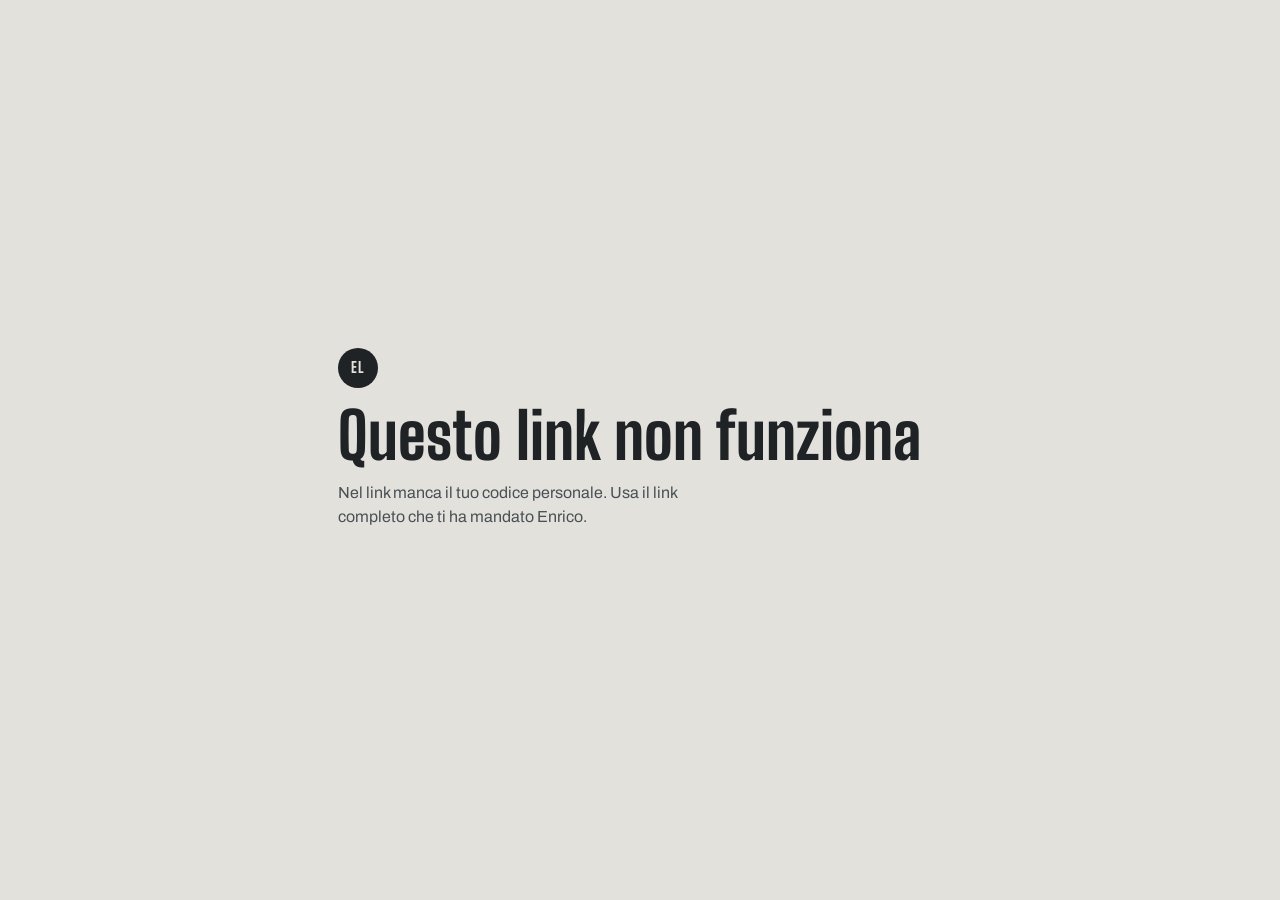
<file: index.html>
<!DOCTYPE html>
<html lang="it">
<head>
<meta charset="UTF-8">
<meta name="viewport" content="width=device-width, initial-scale=1, viewport-fit=cover">
<meta name="robots" content="noindex, nofollow">
<meta name="referrer" content="no-referrer">
<meta name="theme-color" content="#E3E1DC">
<title>Il tuo percorso | Coaching Enrico Lampis</title>
<link rel="icon" href="data:image/svg+xml,%3Csvg xmlns='http://www.w3.org/2000/svg' viewBox='0 0 32 32'%3E%3Ccircle cx='16' cy='16' r='15' fill='%231F2326'/%3E%3Ccircle cx='16' cy='16' r='5' fill='%23E3E1DC'/%3E%3C/svg%3E">
<link rel="stylesheet" href="assets/fonts.css">
<link rel="stylesheet" href="style.css">
</head>
<body>

<!-- caricamento: la forma della pagina, gia al suo posto -->
<div id="loading" class="wrap" aria-busy="true" aria-label="Caricamento">
  <div class="sk sk-title"></div>
  <div class="sk sk-line"></div>
  <div class="sk sk-card"></div>
  <div class="sk sk-card"></div>
  <div class="sk sk-card"></div>
</div>

<div id="error" class="wrap state hidden" role="alert">
  <p class="mono-mark" aria-hidden="true">EL</p>
  <h1 class="state-title">Questo link non funziona</h1>
  <p id="errorMsg" class="state-text">Controlla di averlo copiato intero. Se il problema resta, scrivi a Enrico.</p>
</div>

<div id="welcome" class="wrap state hidden">
  <p class="mono-mark" aria-hidden="true">EL</p>
  <h1 class="state-title">Ciao <span id="welcomeName"></span></h1>
  <p class="state-text">Il tuo percorso è pronto. Quando premi il pulsante parte il conteggio delle settimane, e da quel momento qui trovi sempre la scheda, la dieta e la lista della spesa aggiornate.</p>
  <button id="btnStart" class="btn btn-start" type="button">Inizia il percorso</button>
  <p id="startErr" class="state-text small" aria-live="polite"></p>
</div>

<div id="dashboard" class="hidden">
  <div class="days-bar" id="daysBar" aria-hidden="true"><span>Giorno</span> <b id="daysBarNum"></b></div>
  <main class="wrap">
    <header class="hello">
      <p class="mono-mark" aria-hidden="true">EL</p>
      <h1 class="hello-name">Ciao <span id="userName"></span></h1>
      <p id="helloSub" class="hello-sub"></p>
    </header>

    <!-- contagiorni: blocco sotto il saluto (mobile), colonna fissa a lato (desktop) -->
    <aside class="days" id="days" aria-label="Giorno del percorso">
      <span class="days-label">Giorno</span>
      <span class="days-num" id="daysNum"></span>
    </aside>

    <section aria-labelledby="h-settimana">
      <h2 id="h-settimana" class="sr">Questa settimana</h2>
      <div class="cards">
        <article class="mat" data-kind="allen">
          <p class="mat-kind">Allenamento</p>
          <h3 class="mat-title" id="allenTitle"></h3>
          <p class="mat-meta" id="allenMeta"></p>
          <a class="btn mat-btn" id="allenLink" target="_blank" rel="noopener noreferrer">Apri la scheda</a>
        </article>
        <article class="mat" data-kind="dieta">
          <p class="mat-kind">Dieta</p>
          <h3 class="mat-title" id="dietaTitle"></h3>
          <p class="mat-meta" id="dietaMeta"></p>
          <a class="btn mat-btn" id="dietaLink" target="_blank" rel="noopener noreferrer">Apri la dieta</a>
        </article>
        <article class="mat" data-kind="spesa">
          <p class="mat-kind">Lista della spesa</p>
          <h3 class="mat-title" id="spesaTitle"></h3>
          <p class="mat-meta" id="spesaMeta"></p>
          <a class="btn mat-btn" id="spesaLink" target="_blank" rel="noopener noreferrer">Apri la lista</a>
        </article>
      </div>
    </section>
    <details class="history">
      <summary>Tutto lo storico</summary>
      <div id="historyBody"></div>
    </details>

    <section class="tools" aria-label="Strumenti">
      <a class="tool" href="libreria_esercizi.html" target="_blank" rel="noopener">
        <span class="tool-name">Libreria esercizi</span>
        <span class="tool-desc">Il video di ogni esercizio della scheda</span>
      </a>
      <a class="tool" href="https://drive.google.com/file/d/1RCoh3eqvSAmID-WyIT-YE83W23EvqSZf/view?usp=sharing" target="_blank" rel="noopener noreferrer">
        <span class="tool-name">Journal</span>
        <span class="tool-desc">Dieci minuti al giorno, mattina e sera</span>
      </a>
    </section>
  </main>

  <footer class="foot wrap">Coaching Enrico Lampis</footer>
</div>

<script src="app.js"></script>
</body>
</html>
</file>
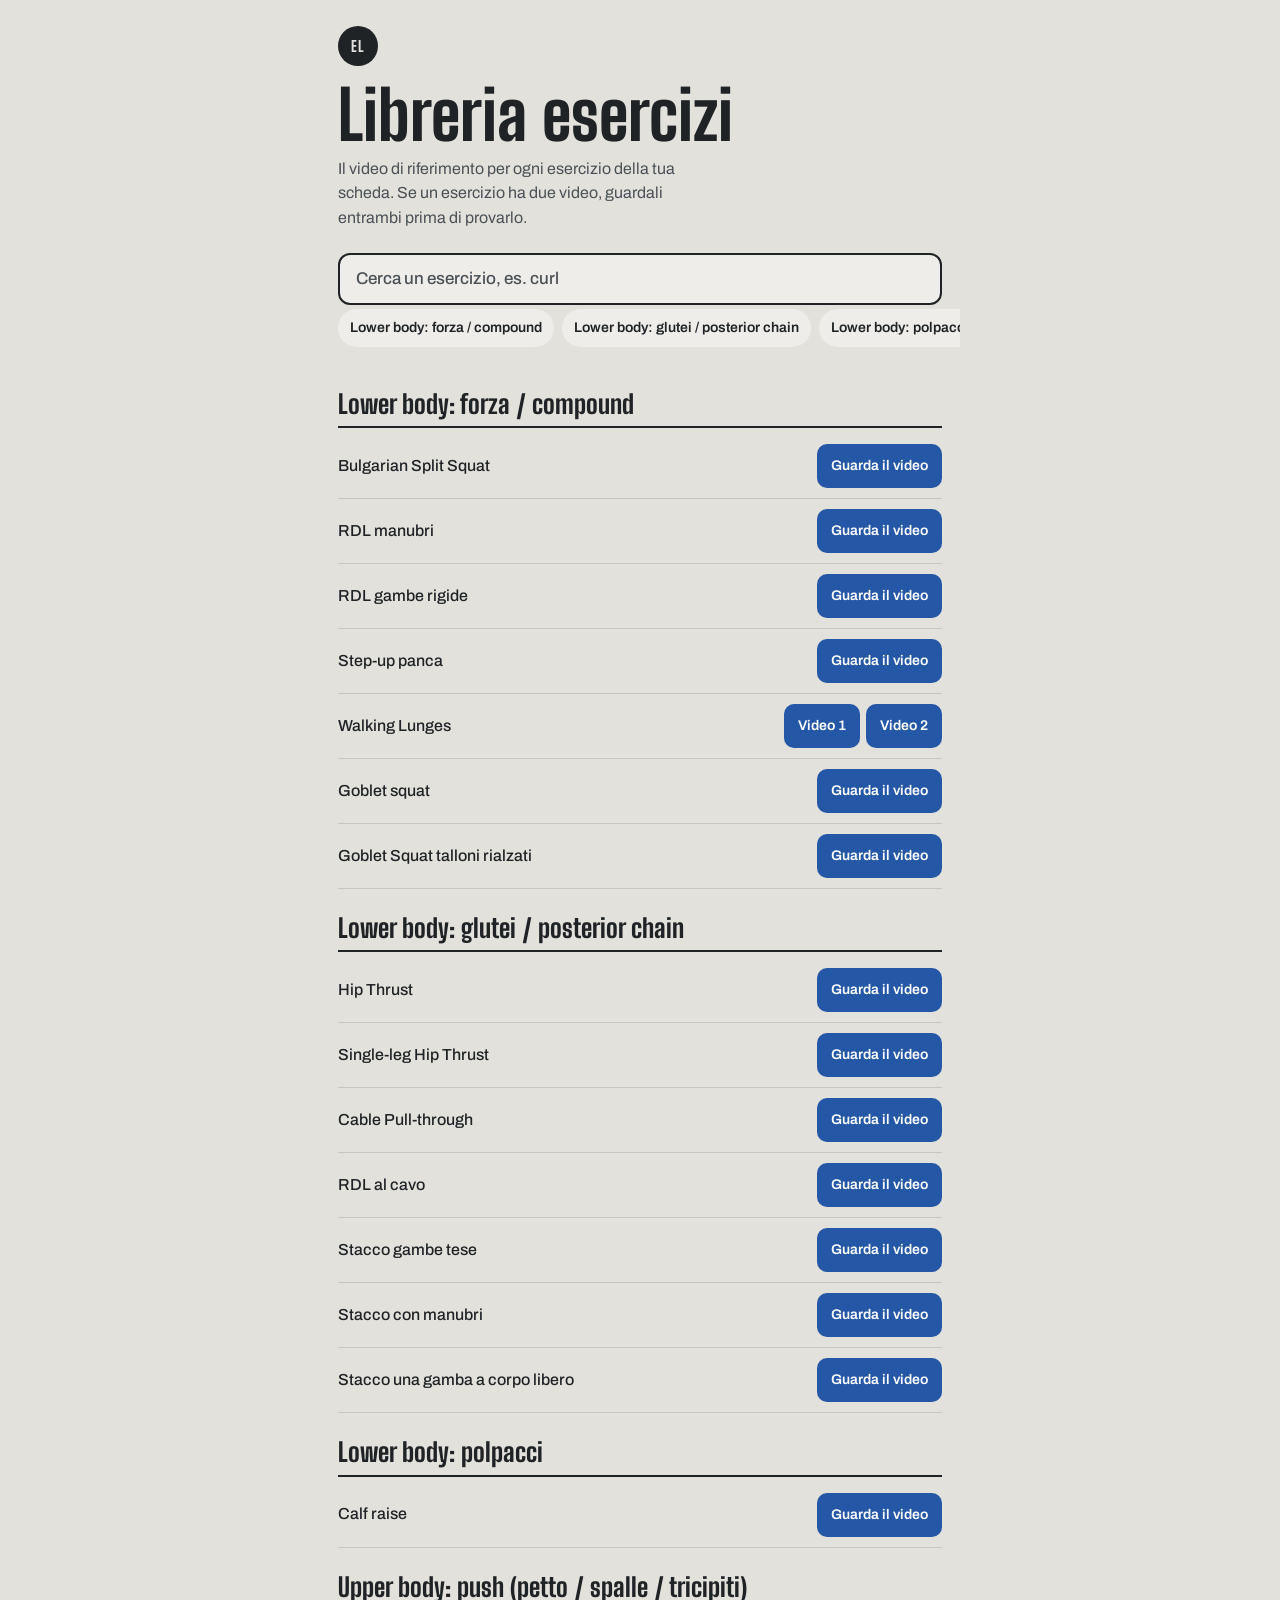
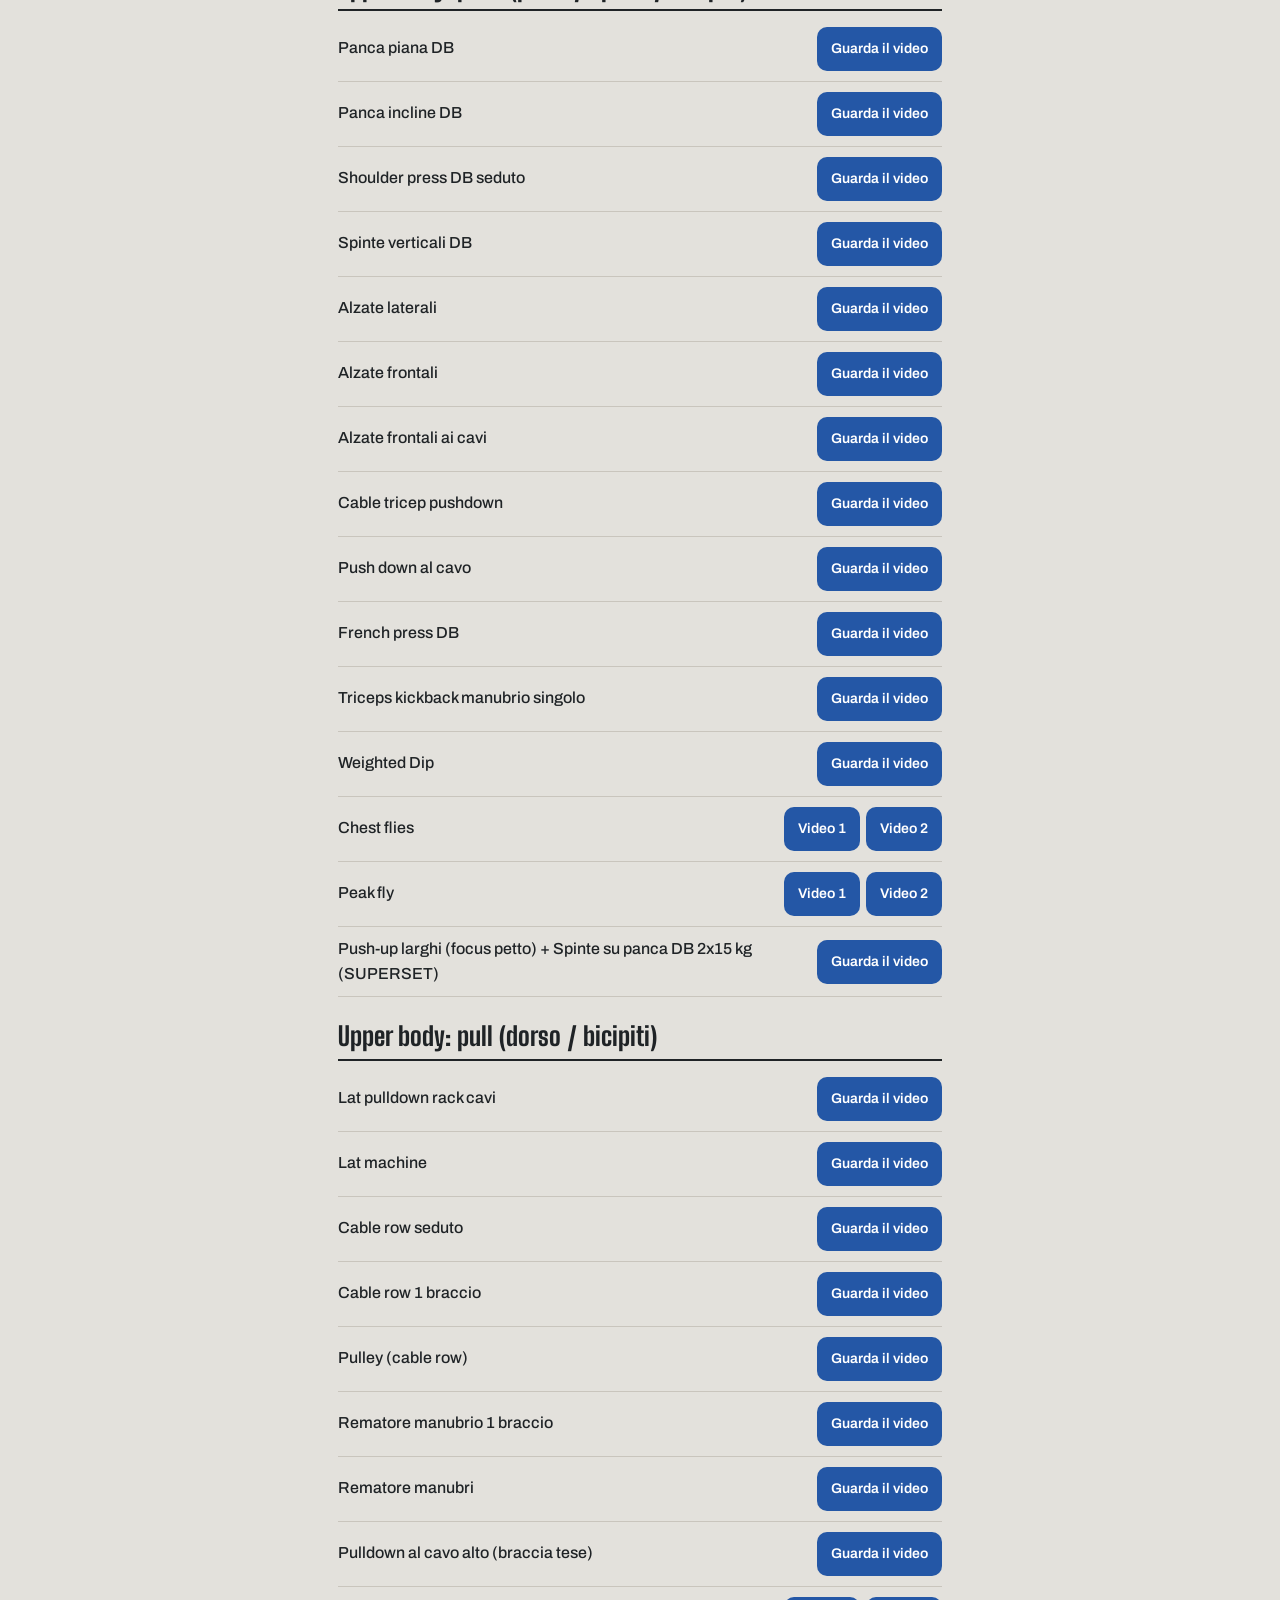
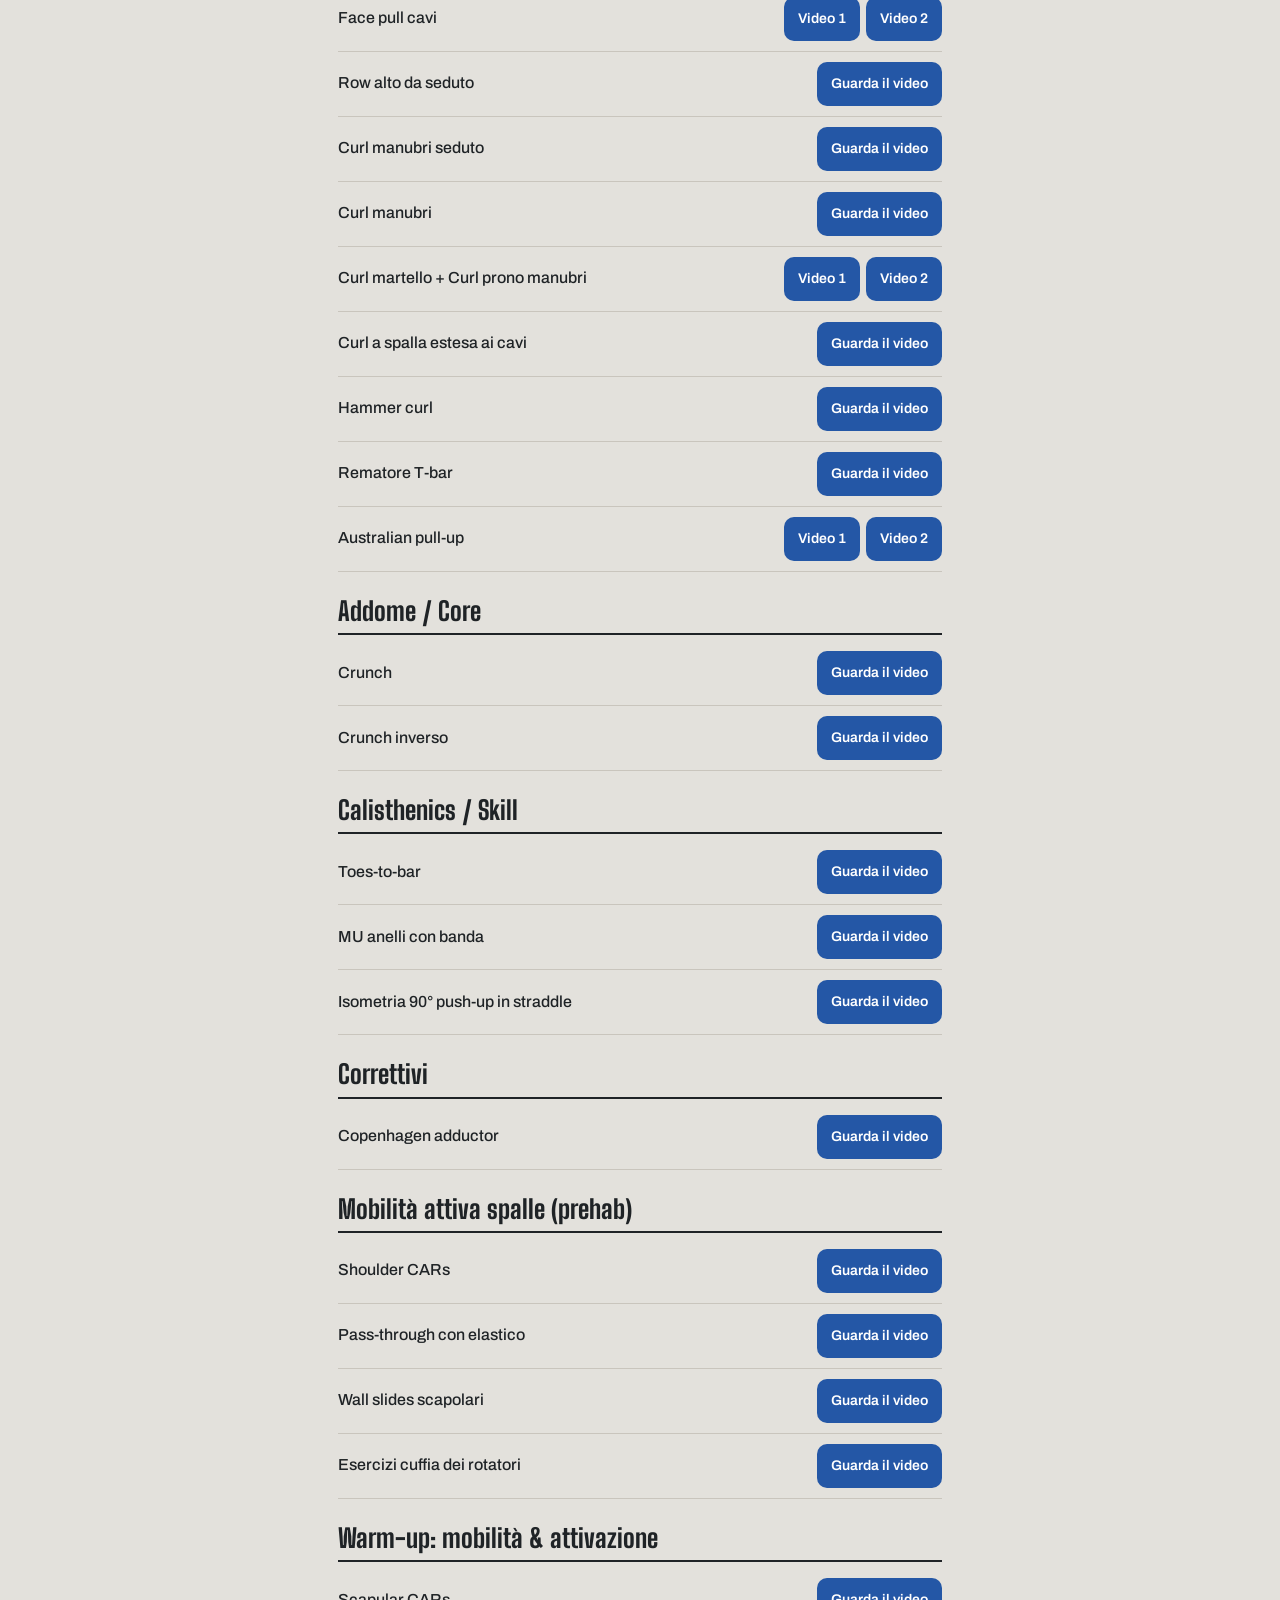
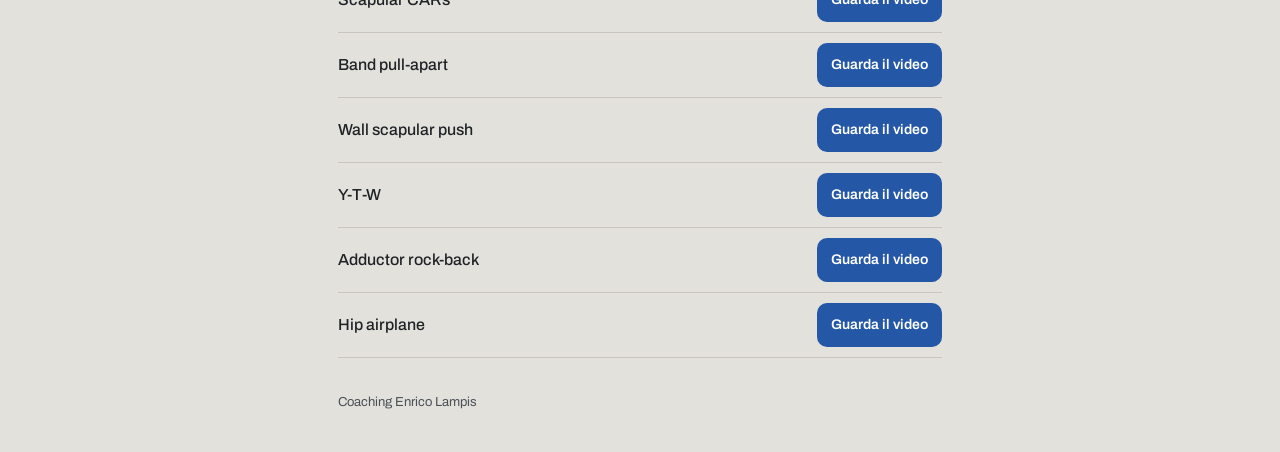
<file: libreria_esercizi.html>
<!DOCTYPE html>
<html lang="it">
<head>
<meta charset="UTF-8">
<meta name="viewport" content="width=device-width, initial-scale=1, viewport-fit=cover">
<meta name="robots" content="noindex, nofollow">
<meta name="referrer" content="no-referrer">
<meta name="theme-color" content="#E3E1DC">
<title>Libreria esercizi | Coaching Enrico Lampis</title>
<link rel="icon" href="data:image/svg+xml,%3Csvg xmlns='http://www.w3.org/2000/svg' viewBox='0 0 32 32'%3E%3Ccircle cx='16' cy='16' r='15' fill='%231F2326'/%3E%3Ccircle cx='16' cy='16' r='5' fill='%23E3E1DC'/%3E%3C/svg%3E">
<link rel="stylesheet" href="assets/fonts.css">
<link rel="stylesheet" href="style.css">
<style>
  .lib-head { padding: 26px 0 8px; }
  .lib-title { font: 800 clamp(46px, 13vw, 68px)/.92 var(--display); margin: 18px 0 10px; }
  .lib-sub { margin: 0; color: var(--ferro-2); max-width: 40ch; }
  .search { position: sticky; top: 0; z-index: 5; background: var(--cemento); padding: 14px 0 10px; }
  .search input {
    width: 100%; min-height: 52px; padding: 0 16px; border-radius: 12px;
    border: 2px solid var(--ferro); background: var(--cemento-2); color: var(--ferro);
    font: 500 17px/1 var(--text);
  }
  .search input::placeholder { color: var(--ferro-2); }
  .chips { display: flex; gap: 8px; overflow-x: auto; padding: 4px 0 8px; margin: 0 -18px; padding-left: 18px; padding-right: 18px; }
  .chip { flex: 0 0 auto; text-decoration: none; font-size: 14px; font-weight: 600; padding: 8px 12px; border-radius: 99px; background: var(--cemento-2); }
  .cat { margin-top: 26px; scroll-margin-top: 140px; }
  .cat-title { font: 800 26px/1.05 var(--display); margin: 0 0 6px; padding-bottom: 8px; border-bottom: 2px solid var(--ferro); }
  .ex-list { list-style: none; margin: 0; padding: 0; }
  .ex { display: flex; align-items: center; justify-content: space-between; gap: 12px; padding: 10px 0; border-bottom: 1px solid var(--linea); }
  .ex-name { font-weight: 500; }
  .ex-vids { display: flex; gap: 6px; flex-wrap: wrap; justify-content: flex-end; }
  .vid {
    display: inline-flex; align-items: center; min-height: 44px; padding: 0 14px; border-radius: 10px;
    background: var(--blu); color: #fff; text-decoration: none; font-weight: 600; font-size: 14px; white-space: nowrap;
  }
  @media (hover: hover) { .vid:hover { filter: brightness(1.1); } .chip:hover { background: var(--ferro); color: var(--cemento); } }
  .none { margin: 28px 0; color: var(--ferro-2); }
  @media (max-width: 420px) { .ex { flex-direction: column; align-items: stretch; } .ex-vids { justify-content: flex-start; } }
</style>
</head>
<body>
<main class="wrap">
  <header class="lib-head">
    <p class="mono-mark" aria-hidden="true">EL</p>
    <h1 class="lib-title">Libreria esercizi</h1>
    <p class="lib-sub">Il video di riferimento per ogni esercizio della tua scheda. Se un esercizio ha due video, guardali entrambi prima di provarlo.</p>
  </header>
  <div class="search">
    <label class="sr" for="q">Cerca un esercizio</label>
    <input id="q" type="search" placeholder="Cerca un esercizio, es. curl" autocomplete="off">
    <nav class="chips" aria-label="Vai alla categoria"><a class="chip" href="#lower-body-forza-compound">Lower body: forza / compound</a><a class="chip" href="#lower-body-glutei-posterior-chain">Lower body: glutei / posterior chain</a><a class="chip" href="#lower-body-polpacci">Lower body: polpacci</a><a class="chip" href="#upper-body-push-petto-spalle-tricipiti">Upper body: push (petto / spalle / tricipiti)</a><a class="chip" href="#upper-body-pull-dorso-bicipiti">Upper body: pull (dorso / bicipiti)</a><a class="chip" href="#addome-core">Addome / Core</a><a class="chip" href="#calisthenics-skill">Calisthenics / Skill</a><a class="chip" href="#correttivi">Correttivi</a><a class="chip" href="#mobilita-attiva-spalle-prehab">Mobilità attiva spalle (prehab)</a><a class="chip" href="#warm-up-mobilita-attivazione">Warm-up: mobilità &amp; attivazione</a></nav>
  </div>
  <section class="cat" id="lower-body-forza-compound"><h2 class="cat-title">Lower body: forza / compound</h2><ul class="ex-list"><li class="ex" data-q="bulgarian split squat lower body  forza / compound"><span class="ex-name">Bulgarian Split Squat</span><span class="ex-vids"><a class="vid" href="https://www.youtube.com/shorts/uODWo4YqbT8" target="_blank" rel="noopener noreferrer">Guarda il video</a></span></li><li class="ex" data-q="rdl manubri lower body  forza / compound"><span class="ex-name">RDL manubri</span><span class="ex-vids"><a class="vid" href="https://www.youtube.com/shorts/5rIqP63yWFg" target="_blank" rel="noopener noreferrer">Guarda il video</a></span></li><li class="ex" data-q="rdl gambe rigide lower body  forza / compound"><span class="ex-name">RDL gambe rigide</span><span class="ex-vids"><a class="vid" href="https://www.youtube.com/shorts/Wou9zVQrAfs" target="_blank" rel="noopener noreferrer">Guarda il video</a></span></li><li class="ex" data-q="step-up panca lower body  forza / compound"><span class="ex-name">Step-up panca</span><span class="ex-vids"><a class="vid" href="https://www.youtube.com/shorts/8q9LVgN2RD4" target="_blank" rel="noopener noreferrer">Guarda il video</a></span></li><li class="ex" data-q="walking lunges lower body  forza / compound"><span class="ex-name">Walking Lunges</span><span class="ex-vids"><a class="vid" href="https://www.youtube.com/shorts/2ea3_b9rFdM" target="_blank" rel="noopener noreferrer">Video 1</a><a class="vid" href="https://www.youtube.com/shorts/mJilHWIBWO8" target="_blank" rel="noopener noreferrer">Video 2</a></span></li><li class="ex" data-q="goblet squat lower body  forza / compound"><span class="ex-name">Goblet squat</span><span class="ex-vids"><a class="vid" href="https://www.youtube.com/shorts/7-80HiXX1K8" target="_blank" rel="noopener noreferrer">Guarda il video</a></span></li><li class="ex" data-q="goblet squat talloni rialzati lower body  forza / compound"><span class="ex-name">Goblet Squat talloni rialzati</span><span class="ex-vids"><a class="vid" href="https://www.youtube.com/shorts/0WFBvy-i22A" target="_blank" rel="noopener noreferrer">Guarda il video</a></span></li></ul></section><section class="cat" id="lower-body-glutei-posterior-chain"><h2 class="cat-title">Lower body: glutei / posterior chain</h2><ul class="ex-list"><li class="ex" data-q="hip thrust lower body  glutei / posterior chain"><span class="ex-name">Hip Thrust</span><span class="ex-vids"><a class="vid" href="https://www.youtube.com/shorts/euDIvpBWmDg" target="_blank" rel="noopener noreferrer">Guarda il video</a></span></li><li class="ex" data-q="single-leg hip thrust lower body  glutei / posterior chain"><span class="ex-name">Single-leg Hip Thrust</span><span class="ex-vids"><a class="vid" href="https://www.youtube.com/shorts/hKXqCXSXylA" target="_blank" rel="noopener noreferrer">Guarda il video</a></span></li><li class="ex" data-q="cable pull-through lower body  glutei / posterior chain"><span class="ex-name">Cable Pull-through</span><span class="ex-vids"><a class="vid" href="https://www.youtube.com/shorts/cRszAB1yK0c" target="_blank" rel="noopener noreferrer">Guarda il video</a></span></li><li class="ex" data-q="rdl al cavo lower body  glutei / posterior chain"><span class="ex-name">RDL al cavo</span><span class="ex-vids"><a class="vid" href="https://www.youtube.com/watch?v=XxdsXynwX0s" target="_blank" rel="noopener noreferrer">Guarda il video</a></span></li><li class="ex" data-q="stacco gambe tese lower body  glutei / posterior chain"><span class="ex-name">Stacco gambe tese</span><span class="ex-vids"><a class="vid" href="https://www.youtube.com/shorts/Wou9zVQrAfs" target="_blank" rel="noopener noreferrer">Guarda il video</a></span></li><li class="ex" data-q="stacco con manubri lower body  glutei / posterior chain"><span class="ex-name">Stacco con manubri</span><span class="ex-vids"><a class="vid" href="https://www.youtube.com/watch?v=wR0Kmeie6tA" target="_blank" rel="noopener noreferrer">Guarda il video</a></span></li><li class="ex" data-q="stacco una gamba a corpo libero lower body  glutei / posterior chain"><span class="ex-name">Stacco una gamba a corpo libero</span><span class="ex-vids"><a class="vid" href="https://www.youtube.com/shorts/VRy4uMv_7Eo" target="_blank" rel="noopener noreferrer">Guarda il video</a></span></li></ul></section><section class="cat" id="lower-body-polpacci"><h2 class="cat-title">Lower body: polpacci</h2><ul class="ex-list"><li class="ex" data-q="calf raise lower body  polpacci"><span class="ex-name">Calf raise</span><span class="ex-vids"><a class="vid" href="https://www.youtube.com/shorts/1H7dFHT3kIU" target="_blank" rel="noopener noreferrer">Guarda il video</a></span></li></ul></section><section class="cat" id="upper-body-push-petto-spalle-tricipiti"><h2 class="cat-title">Upper body: push (petto / spalle / tricipiti)</h2><ul class="ex-list"><li class="ex" data-q="panca piana db upper body  push (petto / spalle / tricipiti)"><span class="ex-name">Panca piana DB</span><span class="ex-vids"><a class="vid" href="https://www.youtube.com/shorts/mTaiQemkEpU" target="_blank" rel="noopener noreferrer">Guarda il video</a></span></li><li class="ex" data-q="panca incline db upper body  push (petto / spalle / tricipiti)"><span class="ex-name">Panca incline DB</span><span class="ex-vids"><a class="vid" href="https://www.youtube.com/shorts/8fXfwG4ftaQ" target="_blank" rel="noopener noreferrer">Guarda il video</a></span></li><li class="ex" data-q="shoulder press db seduto upper body  push (petto / spalle / tricipiti)"><span class="ex-name">Shoulder press DB seduto</span><span class="ex-vids"><a class="vid" href="https://www.youtube.com/shorts/k6tzKisR3NY" target="_blank" rel="noopener noreferrer">Guarda il video</a></span></li><li class="ex" data-q="spinte verticali db upper body  push (petto / spalle / tricipiti)"><span class="ex-name">Spinte verticali DB</span><span class="ex-vids"><a class="vid" href="https://www.youtube.com/shorts/k6tzKisR3NY" target="_blank" rel="noopener noreferrer">Guarda il video</a></span></li><li class="ex" data-q="alzate laterali upper body  push (petto / spalle / tricipiti)"><span class="ex-name">Alzate laterali</span><span class="ex-vids"><a class="vid" href="https://www.youtube.com/shorts/jUaqG4wou2k" target="_blank" rel="noopener noreferrer">Guarda il video</a></span></li><li class="ex" data-q="alzate frontali upper body  push (petto / spalle / tricipiti)"><span class="ex-name">Alzate frontali</span><span class="ex-vids"><a class="vid" href="https://www.youtube.com/watch?v=7tIUyC_GTmU" target="_blank" rel="noopener noreferrer">Guarda il video</a></span></li><li class="ex" data-q="alzate frontali ai cavi upper body  push (petto / spalle / tricipiti)"><span class="ex-name">Alzate frontali ai cavi</span><span class="ex-vids"><a class="vid" href="https://www.youtube.com/watch?v=7tIUyC_GTmU" target="_blank" rel="noopener noreferrer">Guarda il video</a></span></li><li class="ex" data-q="cable tricep pushdown upper body  push (petto / spalle / tricipiti)"><span class="ex-name">Cable tricep pushdown</span><span class="ex-vids"><a class="vid" href="https://www.youtube.com/shorts/1FjkhpZsaxc" target="_blank" rel="noopener noreferrer">Guarda il video</a></span></li><li class="ex" data-q="push down al cavo upper body  push (petto / spalle / tricipiti)"><span class="ex-name">Push down al cavo</span><span class="ex-vids"><a class="vid" href="https://www.youtube.com/shorts/1FjkhpZsaxc" target="_blank" rel="noopener noreferrer">Guarda il video</a></span></li><li class="ex" data-q="french press db upper body  push (petto / spalle / tricipiti)"><span class="ex-name">French press DB</span><span class="ex-vids"><a class="vid" href="https://www.youtube.com/shorts/YuIuGmYRktE" target="_blank" rel="noopener noreferrer">Guarda il video</a></span></li><li class="ex" data-q="triceps kickback manubrio singolo upper body  push (petto / spalle / tricipiti)"><span class="ex-name">Triceps kickback manubrio singolo</span><span class="ex-vids"><a class="vid" href="https://www.youtube.com/shorts/WhBxKbe1-NU" target="_blank" rel="noopener noreferrer">Guarda il video</a></span></li><li class="ex" data-q="weighted dip upper body  push (petto / spalle / tricipiti)"><span class="ex-name">Weighted Dip</span><span class="ex-vids"><a class="vid" href="https://www.youtube.com/shorts/ZDOrGNvRdM0" target="_blank" rel="noopener noreferrer">Guarda il video</a></span></li><li class="ex" data-q="chest flies upper body  push (petto / spalle / tricipiti)"><span class="ex-name">Chest flies</span><span class="ex-vids"><a class="vid" href="https://www.youtube.com/shorts/rk8YayRoTRQ" target="_blank" rel="noopener noreferrer">Video 1</a><a class="vid" href="https://www.youtube.com/shorts/a9vQ_hwIksU" target="_blank" rel="noopener noreferrer">Video 2</a></span></li><li class="ex" data-q="peak fly upper body  push (petto / spalle / tricipiti)"><span class="ex-name">Peak fly</span><span class="ex-vids"><a class="vid" href="https://www.youtube.com/shorts/rk8YayRoTRQ" target="_blank" rel="noopener noreferrer">Video 1</a><a class="vid" href="https://www.youtube.com/shorts/a9vQ_hwIksU" target="_blank" rel="noopener noreferrer">Video 2</a></span></li><li class="ex" data-q="push-up larghi (focus petto) + spinte su panca db 2x15 kg (superset) upper body  push (petto / spalle / tricipiti)"><span class="ex-name">Push-up larghi (focus petto) + Spinte su panca DB 2x15 kg (SUPERSET)</span><span class="ex-vids"><a class="vid" href="https://www.youtube.com/shorts/mTaiQemkEpU" target="_blank" rel="noopener noreferrer">Guarda il video</a></span></li></ul></section><section class="cat" id="upper-body-pull-dorso-bicipiti"><h2 class="cat-title">Upper body: pull (dorso / bicipiti)</h2><ul class="ex-list"><li class="ex" data-q="lat pulldown rack cavi upper body  pull (dorso / bicipiti)"><span class="ex-name">Lat pulldown rack cavi</span><span class="ex-vids"><a class="vid" href="https://www.youtube.com/shorts/bNmvKpJSWKM" target="_blank" rel="noopener noreferrer">Guarda il video</a></span></li><li class="ex" data-q="lat machine upper body  pull (dorso / bicipiti)"><span class="ex-name">Lat machine</span><span class="ex-vids"><a class="vid" href="https://www.youtube.com/shorts/UiEtZfPHTcg" target="_blank" rel="noopener noreferrer">Guarda il video</a></span></li><li class="ex" data-q="cable row seduto upper body  pull (dorso / bicipiti)"><span class="ex-name">Cable row seduto</span><span class="ex-vids"><a class="vid" href="https://www.youtube.com/shorts/LyZH4UGdDTc" target="_blank" rel="noopener noreferrer">Guarda il video</a></span></li><li class="ex" data-q="cable row 1 braccio upper body  pull (dorso / bicipiti)"><span class="ex-name">Cable row 1 braccio</span><span class="ex-vids"><a class="vid" href="https://www.youtube.com/shorts/9TWiV80cUYs" target="_blank" rel="noopener noreferrer">Guarda il video</a></span></li><li class="ex" data-q="pulley (cable row) upper body  pull (dorso / bicipiti)"><span class="ex-name">Pulley (cable row)</span><span class="ex-vids"><a class="vid" href="https://www.youtube.com/shorts/tUJP4cCBuNA" target="_blank" rel="noopener noreferrer">Guarda il video</a></span></li><li class="ex" data-q="rematore manubrio 1 braccio upper body  pull (dorso / bicipiti)"><span class="ex-name">Rematore manubrio 1 braccio</span><span class="ex-vids"><a class="vid" href="https://www.youtube.com/shorts/_g4LMgFYCrA" target="_blank" rel="noopener noreferrer">Guarda il video</a></span></li><li class="ex" data-q="rematore manubri upper body  pull (dorso / bicipiti)"><span class="ex-name">Rematore manubri</span><span class="ex-vids"><a class="vid" href="https://www.youtube.com/watch?v=Q4srBobKsSI" target="_blank" rel="noopener noreferrer">Guarda il video</a></span></li><li class="ex" data-q="pulldown al cavo alto (braccia tese) upper body  pull (dorso / bicipiti)"><span class="ex-name">Pulldown al cavo alto (braccia tese)</span><span class="ex-vids"><a class="vid" href="https://www.youtube.com/shorts/8u9cJqoeWhM" target="_blank" rel="noopener noreferrer">Guarda il video</a></span></li><li class="ex" data-q="face pull cavi upper body  pull (dorso / bicipiti)"><span class="ex-name">Face pull cavi</span><span class="ex-vids"><a class="vid" href="https://www.youtube.com/shorts/IeOqdw9WI90" target="_blank" rel="noopener noreferrer">Video 1</a><a class="vid" href="https://www.youtube.com/shorts/7iXk2Eylbv4" target="_blank" rel="noopener noreferrer">Video 2</a></span></li><li class="ex" data-q="row alto da seduto upper body  pull (dorso / bicipiti)"><span class="ex-name">Row alto da seduto</span><span class="ex-vids"><a class="vid" href="https://www.youtube.com/shorts/vqPY3fDessY" target="_blank" rel="noopener noreferrer">Guarda il video</a></span></li><li class="ex" data-q="curl manubri seduto upper body  pull (dorso / bicipiti)"><span class="ex-name">Curl manubri seduto</span><span class="ex-vids"><a class="vid" href="https://www.youtube.com/shorts/xaytbsVD_qE" target="_blank" rel="noopener noreferrer">Guarda il video</a></span></li><li class="ex" data-q="curl manubri upper body  pull (dorso / bicipiti)"><span class="ex-name">Curl manubri</span><span class="ex-vids"><a class="vid" href="https://www.youtube.com/shorts/MKWBV29S6c0" target="_blank" rel="noopener noreferrer">Guarda il video</a></span></li><li class="ex" data-q="curl martello + curl prono manubri upper body  pull (dorso / bicipiti)"><span class="ex-name">Curl martello + Curl prono manubri</span><span class="ex-vids"><a class="vid" href="https://www.youtube.com/watch?v=OPqe0kCxmR8" target="_blank" rel="noopener noreferrer">Video 1</a><a class="vid" href="https://www.youtube.com/watch?v=6atlGiVu1NM" target="_blank" rel="noopener noreferrer">Video 2</a></span></li><li class="ex" data-q="curl a spalla estesa ai cavi upper body  pull (dorso / bicipiti)"><span class="ex-name">Curl a spalla estesa ai cavi</span><span class="ex-vids"><a class="vid" href="https://www.youtube.com/shorts/w3sXATQzGvc" target="_blank" rel="noopener noreferrer">Guarda il video</a></span></li><li class="ex" data-q="hammer curl upper body  pull (dorso / bicipiti)"><span class="ex-name">Hammer curl</span><span class="ex-vids"><a class="vid" href="https://www.youtube.com/shorts/Z7gLnOCO89c" target="_blank" rel="noopener noreferrer">Guarda il video</a></span></li><li class="ex" data-q="rematore t-bar upper body  pull (dorso / bicipiti)"><span class="ex-name">Rematore T-bar</span><span class="ex-vids"><a class="vid" href="https://www.youtube.com/shorts/hdL1_7Uxfyo" target="_blank" rel="noopener noreferrer">Guarda il video</a></span></li><li class="ex" data-q="australian pull-up upper body  pull (dorso / bicipiti)"><span class="ex-name">Australian pull-up</span><span class="ex-vids"><a class="vid" href="https://www.youtube.com/shorts/qfsEK96Px-E" target="_blank" rel="noopener noreferrer">Video 1</a><a class="vid" href="https://www.youtube.com/shorts/drFCrI0yy8k" target="_blank" rel="noopener noreferrer">Video 2</a></span></li></ul></section><section class="cat" id="addome-core"><h2 class="cat-title">Addome / Core</h2><ul class="ex-list"><li class="ex" data-q="crunch addome / core"><span class="ex-name">Crunch</span><span class="ex-vids"><a class="vid" href="https://www.youtube.com/shorts/PkzgZxrf0Qs" target="_blank" rel="noopener noreferrer">Guarda il video</a></span></li><li class="ex" data-q="crunch inverso addome / core"><span class="ex-name">Crunch inverso</span><span class="ex-vids"><a class="vid" href="https://www.youtube.com/shorts/ZyE4r7wiI6w" target="_blank" rel="noopener noreferrer">Guarda il video</a></span></li></ul></section><section class="cat" id="calisthenics-skill"><h2 class="cat-title">Calisthenics / Skill</h2><ul class="ex-list"><li class="ex" data-q="toes-to-bar calisthenics / skill"><span class="ex-name">Toes-to-bar</span><span class="ex-vids"><a class="vid" href="https://www.youtube.com/shorts/LQY8Fs8xlPQ" target="_blank" rel="noopener noreferrer">Guarda il video</a></span></li><li class="ex" data-q="mu anelli con banda calisthenics / skill"><span class="ex-name">MU anelli con banda</span><span class="ex-vids"><a class="vid" href="https://www.youtube.com/shorts/NCO1891FjOk" target="_blank" rel="noopener noreferrer">Guarda il video</a></span></li><li class="ex" data-q="isometria 90 push-up in straddle calisthenics / skill"><span class="ex-name">Isometria 90° push-up in straddle</span><span class="ex-vids"><a class="vid" href="https://www.youtube.com/watch?v=6QauAixbJFg" target="_blank" rel="noopener noreferrer">Guarda il video</a></span></li></ul></section><section class="cat" id="correttivi"><h2 class="cat-title">Correttivi</h2><ul class="ex-list"><li class="ex" data-q="copenhagen adductor correttivi"><span class="ex-name">Copenhagen adductor</span><span class="ex-vids"><a class="vid" href="https://www.youtube.com/shorts/u0l7inwy12E" target="_blank" rel="noopener noreferrer">Guarda il video</a></span></li></ul></section><section class="cat" id="mobilita-attiva-spalle-prehab"><h2 class="cat-title">Mobilità attiva spalle (prehab)</h2><ul class="ex-list"><li class="ex" data-q="shoulder cars mobilita attiva spalle (prehab)"><span class="ex-name">Shoulder CARs</span><span class="ex-vids"><a class="vid" href="https://www.youtube.com/watch?v=1GjmF3oZvu0" target="_blank" rel="noopener noreferrer">Guarda il video</a></span></li><li class="ex" data-q="pass-through con elastico mobilita attiva spalle (prehab)"><span class="ex-name">Pass-through con elastico</span><span class="ex-vids"><a class="vid" href="https://www.youtube.com/watch?v=ss4JRHhoHCU" target="_blank" rel="noopener noreferrer">Guarda il video</a></span></li><li class="ex" data-q="wall slides scapolari mobilita attiva spalle (prehab)"><span class="ex-name">Wall slides scapolari</span><span class="ex-vids"><a class="vid" href="https://www.youtube.com/shorts/i_0zLUcE-zk" target="_blank" rel="noopener noreferrer">Guarda il video</a></span></li><li class="ex" data-q="esercizi cuffia dei rotatori mobilita attiva spalle (prehab)"><span class="ex-name">Esercizi cuffia dei rotatori</span><span class="ex-vids"><a class="vid" href="https://www.youtube.com/shorts/WpWikooVAGU" target="_blank" rel="noopener noreferrer">Guarda il video</a></span></li></ul></section><section class="cat" id="warm-up-mobilita-attivazione"><h2 class="cat-title">Warm-up: mobilità &amp; attivazione</h2><ul class="ex-list"><li class="ex" data-q="scapular cars warm-up  mobilita &amp; attivazione"><span class="ex-name">Scapular CARs</span><span class="ex-vids"><a class="vid" href="https://www.youtube.com/shorts/pN_QEJNY3kc" target="_blank" rel="noopener noreferrer">Guarda il video</a></span></li><li class="ex" data-q="band pull-apart warm-up  mobilita &amp; attivazione"><span class="ex-name">Band pull-apart</span><span class="ex-vids"><a class="vid" href="https://www.youtube.com/shorts/SuvO4TBwSu4" target="_blank" rel="noopener noreferrer">Guarda il video</a></span></li><li class="ex" data-q="wall scapular push warm-up  mobilita &amp; attivazione"><span class="ex-name">Wall scapular push</span><span class="ex-vids"><a class="vid" href="https://www.youtube.com/shorts/8m7pffdU8cM" target="_blank" rel="noopener noreferrer">Guarda il video</a></span></li><li class="ex" data-q="y-t-w warm-up  mobilita &amp; attivazione"><span class="ex-name">Y-T-W</span><span class="ex-vids"><a class="vid" href="https://www.youtube.com/shorts/tlcuHSz1TQE" target="_blank" rel="noopener noreferrer">Guarda il video</a></span></li><li class="ex" data-q="adductor rock-back warm-up  mobilita &amp; attivazione"><span class="ex-name">Adductor rock-back</span><span class="ex-vids"><a class="vid" href="https://www.youtube.com/shorts/EJE-OePfboI" target="_blank" rel="noopener noreferrer">Guarda il video</a></span></li><li class="ex" data-q="hip airplane warm-up  mobilita &amp; attivazione"><span class="ex-name">Hip airplane</span><span class="ex-vids"><a class="vid" href="https://www.youtube.com/shorts/U5f8h7FDEa0" target="_blank" rel="noopener noreferrer">Guarda il video</a></span></li></ul></section>
  <p id="none" class="none hidden">Nessun esercizio con questo nome. Prova con una parola sola, ad esempio "curl" o "squat".</p>
</main>
<footer class="foot wrap">Coaching Enrico Lampis</footer>
<script>
  const q = document.getElementById('q');
  const norm = (s) => s.normalize('NFKD').replace(/[\u0300-\u036f]/g, '').toLowerCase().trim();
  q.addEventListener('input', () => {
    const t = norm(q.value);
    let shown = 0;
    document.querySelectorAll('.cat').forEach((cat) => {
      let n = 0;
      cat.querySelectorAll('.ex').forEach((ex) => {
        const ok = !t || ex.dataset.q.includes(t);
        ex.classList.toggle('hidden', !ok); if (ok) n++;
      });
      cat.classList.toggle('hidden', n === 0); shown += n;
    });
    document.getElementById('none').classList.toggle('hidden', shown > 0);
    document.querySelector('.chips').classList.toggle('hidden', !!t);
  });
</script>
</body>
</html>
</file>
<file: assets/fonts.css>
/* latin-ext */
@font-face {
  font-family: 'Archivo';
  font-style: normal;
  font-weight: 400;
  font-stretch: 100%;
  font-display: swap;
  src: url(fonts/archivo-normal-latin-ext.woff2) format('woff2');
  unicode-range: U+0100-02BA, U+02BD-02C5, U+02C7-02CC, U+02CE-02D7, U+02DD-02FF, U+0304, U+0308, U+0329, U+1D00-1DBF, U+1E00-1E9F, U+1EF2-1EFF, U+2020, U+20A0-20AB, U+20AD-20C4, U+2113, U+2C60-2C7F, U+A720-A7FF;
}
/* latin */
@font-face {
  font-family: 'Archivo';
  font-style: normal;
  font-weight: 400;
  font-stretch: 100%;
  font-display: swap;
  src: url(fonts/archivo-normal-latin.woff2) format('woff2');
  unicode-range: U+0000-00FF, U+0131, U+0152-0153, U+02BB-02BC, U+02C6, U+02DA, U+02DC, U+0304, U+0308, U+0329, U+2000-206F, U+20AC, U+2122, U+2191, U+2193, U+2212, U+2215, U+FEFF, U+FFFD;
}
/* latin-ext */
@font-face {
  font-family: 'Archivo';
  font-style: normal;
  font-weight: 500;
  font-stretch: 100%;
  font-display: swap;
  src: url(fonts/archivo-normal-latin-ext.woff2) format('woff2');
  unicode-range: U+0100-02BA, U+02BD-02C5, U+02C7-02CC, U+02CE-02D7, U+02DD-02FF, U+0304, U+0308, U+0329, U+1D00-1DBF, U+1E00-1E9F, U+1EF2-1EFF, U+2020, U+20A0-20AB, U+20AD-20C4, U+2113, U+2C60-2C7F, U+A720-A7FF;
}
/* latin */
@font-face {
  font-family: 'Archivo';
  font-style: normal;
  font-weight: 500;
  font-stretch: 100%;
  font-display: swap;
  src: url(fonts/archivo-normal-latin.woff2) format('woff2');
  unicode-range: U+0000-00FF, U+0131, U+0152-0153, U+02BB-02BC, U+02C6, U+02DA, U+02DC, U+0304, U+0308, U+0329, U+2000-206F, U+20AC, U+2122, U+2191, U+2193, U+2212, U+2215, U+FEFF, U+FFFD;
}
/* latin-ext */
@font-face {
  font-family: 'Archivo';
  font-style: normal;
  font-weight: 600;
  font-stretch: 100%;
  font-display: swap;
  src: url(fonts/archivo-normal-latin-ext.woff2) format('woff2');
  unicode-range: U+0100-02BA, U+02BD-02C5, U+02C7-02CC, U+02CE-02D7, U+02DD-02FF, U+0304, U+0308, U+0329, U+1D00-1DBF, U+1E00-1E9F, U+1EF2-1EFF, U+2020, U+20A0-20AB, U+20AD-20C4, U+2113, U+2C60-2C7F, U+A720-A7FF;
}
/* latin */
@font-face {
  font-family: 'Archivo';
  font-style: normal;
  font-weight: 600;
  font-stretch: 100%;
  font-display: swap;
  src: url(fonts/archivo-normal-latin.woff2) format('woff2');
  unicode-range: U+0000-00FF, U+0131, U+0152-0153, U+02BB-02BC, U+02C6, U+02DA, U+02DC, U+0304, U+0308, U+0329, U+2000-206F, U+20AC, U+2122, U+2191, U+2193, U+2212, U+2215, U+FEFF, U+FFFD;
}
/* latin-ext */
@font-face {
  font-family: 'Archivo';
  font-style: normal;
  font-weight: 700;
  font-stretch: 100%;
  font-display: swap;
  src: url(fonts/archivo-normal-latin-ext.woff2) format('woff2');
  unicode-range: U+0100-02BA, U+02BD-02C5, U+02C7-02CC, U+02CE-02D7, U+02DD-02FF, U+0304, U+0308, U+0329, U+1D00-1DBF, U+1E00-1E9F, U+1EF2-1EFF, U+2020, U+20A0-20AB, U+20AD-20C4, U+2113, U+2C60-2C7F, U+A720-A7FF;
}
/* latin */
@font-face {
  font-family: 'Archivo';
  font-style: normal;
  font-weight: 700;
  font-stretch: 100%;
  font-display: swap;
  src: url(fonts/archivo-normal-latin.woff2) format('woff2');
  unicode-range: U+0000-00FF, U+0131, U+0152-0153, U+02BB-02BC, U+02C6, U+02DA, U+02DC, U+0304, U+0308, U+0329, U+2000-206F, U+20AC, U+2122, U+2191, U+2193, U+2212, U+2215, U+FEFF, U+FFFD;
}
/* latin-ext */
@font-face {
  font-family: 'Big Shoulders Display';
  font-style: normal;
  font-weight: 600;
  font-display: swap;
  src: url(fonts/big-shoulders-display-normal-latin-ext.woff2) format('woff2');
  unicode-range: U+0100-02BA, U+02BD-02C5, U+02C7-02CC, U+02CE-02D7, U+02DD-02FF, U+0304, U+0308, U+0329, U+1D00-1DBF, U+1E00-1E9F, U+1EF2-1EFF, U+2020, U+20A0-20AB, U+20AD-20C4, U+2113, U+2C60-2C7F, U+A720-A7FF;
}
/* latin */
@font-face {
  font-family: 'Big Shoulders Display';
  font-style: normal;
  font-weight: 600;
  font-display: swap;
  src: url(fonts/big-shoulders-display-normal-latin.woff2) format('woff2');
  unicode-range: U+0000-00FF, U+0131, U+0152-0153, U+02BB-02BC, U+02C6, U+02DA, U+02DC, U+0304, U+0308, U+0329, U+2000-206F, U+20AC, U+2122, U+2191, U+2193, U+2212, U+2215, U+FEFF, U+FFFD;
}
/* latin-ext */
@font-face {
  font-family: 'Big Shoulders Display';
  font-style: normal;
  font-weight: 800;
  font-display: swap;
  src: url(fonts/big-shoulders-display-normal-latin-ext.woff2) format('woff2');
  unicode-range: U+0100-02BA, U+02BD-02C5, U+02C7-02CC, U+02CE-02D7, U+02DD-02FF, U+0304, U+0308, U+0329, U+1D00-1DBF, U+1E00-1E9F, U+1EF2-1EFF, U+2020, U+20A0-20AB, U+20AD-20C4, U+2113, U+2C60-2C7F, U+A720-A7FF;
}
/* latin */
@font-face {
  font-family: 'Big Shoulders Display';
  font-style: normal;
  font-weight: 800;
  font-display: swap;
  src: url(fonts/big-shoulders-display-normal-latin.woff2) format('woff2');
  unicode-range: U+0000-00FF, U+0131, U+0152-0153, U+02BB-02BC, U+02C6, U+02DA, U+02DC, U+0304, U+0308, U+0329, U+2000-206F, U+20AC, U+2122, U+2191, U+2193, U+2212, U+2215, U+FEFF, U+FFFD;
}
</file>
<file: style.css>
/* Atlas Coaching v2 - colori dei dischi olimpici come codice: blu scheda, verde dieta, giallo spesa, rosso "nuovo". */
:root {
  --cemento: #E3E1DC;      /* fondo */
  --cemento-2: #EFEDE9;    /* superfici */
  --linea: #C9C5BD;
  --ferro: #1F2326;        /* testo e contrasto */
  --ferro-2: #4A5156;      /* testo secondario */
  --blu: #2457A6;
  --verde: #2D7A4C;
  --giallo: #D9A21F;
  --rosso: #C8372D;
  --display: "Big Shoulders Display", "Arial Narrow", sans-serif;
  --text: "Archivo", system-ui, sans-serif;
}
* { box-sizing: border-box; }
html { -webkit-text-size-adjust: 100%; }
body {
  margin: 0; background: var(--cemento); color: var(--ferro);
  font: 400 16px/1.55 var(--text);
  -webkit-font-smoothing: antialiased;
}
.hidden { display: none !important; }
.sr { position: absolute; width: 1px; height: 1px; overflow: hidden; clip: rect(0 0 0 0); white-space: nowrap; }
.wrap { max-width: 560px; margin: 0 auto; padding: 0 18px; }
a { color: inherit; }
:focus-visible { outline: 3px solid var(--blu); outline-offset: 3px; border-radius: 4px; }

/* ---------- testata ---------- */
.mono-mark {
  font: 800 15px/1 var(--display); letter-spacing: .04em;
  width: 40px; height: 40px; border-radius: 50%;
  display: grid; place-items: center; margin: 0;
  background: var(--ferro); color: var(--cemento);
}
.hello { padding: 26px 0 18px; }
.hello-name {
  font: 800 clamp(52px, 15vw, 76px)/.92 var(--display);
  margin: 18px 0 10px; letter-spacing: -.005em;
}
.hello-sub { margin: 0; color: var(--ferro-2); max-width: 36ch; }

/* ---------- contagiorni ---------- */
.days { display: flex; align-items: baseline; gap: 10px; margin: 0 0 22px; }
.days-label { font: 600 15px/1 var(--text); color: var(--ferro-2); }
.days-num { font: 800 64px/.9 var(--display); display: inline-flex; overflow: hidden; height: .9em; }
.dg { display: inline-block; }
.dg.roll { display: inline-flex; flex-direction: column; animation: roll .7s cubic-bezier(.3,.9,.3,1) .25s both; }
.dg.roll > span { height: .9em; line-height: .9; }
@keyframes roll { from { transform: translateY(0); } to { transform: translateY(-.9em); } }
/* barra sottile che compare scorrendo (mobile) */
.days-bar {
  position: fixed; top: 0; left: 0; right: 0; z-index: 10;
  padding: 8px 18px calc(8px); background: var(--ferro); color: var(--cemento);
  font: 600 14px/1 var(--text); display: flex; gap: 6px; align-items: baseline;
  transform: translateY(-100%); transition: transform .25s ease;
}
.days-bar b { font: 800 20px/1 var(--display); }
.days-bar.show { transform: none; }
@media (min-width: 1180px) {
  .days-bar { display: none; }
  .days {
    position: fixed; top: 50%; left: max(24px, calc(50% - 320px - 190px)); transform: translateY(-50%);
    flex-direction: column; align-items: flex-start; gap: 4px; margin: 0;
    padding: 18px 20px 20px; border-left: 6px solid var(--ferro); background: var(--cemento-2); border-radius: 4px 14px 14px 4px;
  }
  .days-num { font-size: 96px; }
}
@media (prefers-reduced-motion: reduce) {
  .dg.roll { animation: none; transform: translateY(-.9em); }
  .days-bar { transition: none; }
}

/* ---------- materiali della settimana ---------- */
.cards { display: grid; gap: 12px; }
.mat {
  --c: var(--blu);
  position: relative; background: var(--cemento-2);
  border-radius: 6px 18px 18px 6px; padding: 18px 18px 18px 26px;
  border-left: 10px solid var(--c);
}
.mat[data-kind="dieta"] { --c: var(--verde); }
.mat[data-kind="spesa"] { --c: var(--giallo); }
.mat-kind { margin: 0; font-weight: 600; font-size: 14px; color: var(--c); }
.mat[data-kind="spesa"] .mat-kind { color: #8F6A10; }
.mat-title { font: 700 30px/1.02 var(--display); margin: 4px 0 6px; max-width: 18ch; }
.mat-meta { margin: 0 0 14px; font-size: 14px; color: var(--ferro-2); }
.mat-meta:empty { display: none; }
.mat-title { margin-bottom: 14px; }
.mat.is-empty .mat-title { color: var(--ferro-2); font-size: 24px; }

.btn {
  display: inline-flex; align-items: center; justify-content: center;
  min-height: 52px; padding: 0 22px; border: 0; border-radius: 12px; cursor: pointer;
  font: 600 16px/1 var(--text); text-decoration: none;
}
.mat-btn { width: 100%; background: var(--c); color: #fff; }
.mat[data-kind="spesa"] .mat-btn { color: var(--ferro); }
.mat-btn:active { transform: translateY(1px); }
@media (hover: hover) { .mat-btn:hover { filter: brightness(1.08); } }

/* ---------- pallini colore (storico) ---------- */
.dot { width: 10px; height: 10px; border-radius: 50%; display: inline-block; background: var(--blu); }
.dot[data-kind="dieta"] { background: var(--verde); }
.dot[data-kind="spesa"] { background: var(--giallo); }


/* ---------- storico ---------- */
.history { margin-top: 30px; border-top: 2px solid var(--ferro); }
.history summary {
  cursor: pointer; list-style: none; padding: 16px 0; font: 800 22px/1 var(--display);
  display: flex; justify-content: space-between; align-items: center;
}
.history summary::-webkit-details-marker { display: none; }
.history summary::after { content: "+"; font-size: 28px; }
.history[open] summary::after { content: "\2212"; }
.hist-group { margin-bottom: 18px; }
.hist-group h3 { font-size: 14px; font-weight: 600; margin: 0 0 2px; display: flex; align-items: center; gap: 7px; }

/* ---------- strumenti ---------- */
.tools { margin: 26px 0 0; display: grid; gap: 10px; }
@media (min-width: 520px) { .tools { grid-template-columns: 1fr 1fr; } }
.tool {
  display: block; text-decoration: none; padding: 16px 18px; border-radius: 14px;
  border: 2px solid var(--ferro);
}
.tool-name { display: block; font: 800 22px/1.05 var(--display); }
.tool-desc { display: block; font-size: 14px; color: var(--ferro-2); margin-top: 3px; }
@media (hover: hover) { .tool:hover { background: var(--ferro); color: var(--cemento); } .tool:hover .tool-desc { color: var(--linea); } }

.foot { padding: 34px 18px 40px; font-size: 13px; color: var(--ferro-2); }

/* ---------- stati ---------- */
.state { min-height: 100svh; display: flex; flex-direction: column; justify-content: center; padding-top: 40px; padding-bottom: 40px; }
.state-title { font: 800 clamp(44px, 13vw, 64px)/.95 var(--display); margin: 18px 0 14px; }
.state-text { margin: 0 0 22px; color: var(--ferro-2); max-width: 40ch; }
.state-text.small { font-size: 14px; margin-top: 12px; color: var(--rosso); }
.btn-start { background: var(--ferro); color: var(--cemento); width: 100%; max-width: 360px; font-size: 17px; }
.btn-start:disabled { opacity: .6; cursor: wait; }

/* scheletro di caricamento */
#loading { padding-top: 26px; }
.sk { background: linear-gradient(90deg, #D7D4CE 0%, #E9E7E2 50%, #D7D4CE 100%); background-size: 200% 100%; border-radius: 10px; animation: sk 1.2s linear infinite; }
.sk-title { height: 70px; width: 70%; margin: 58px 0 12px; }
.sk-line { height: 18px; width: 55%; margin-bottom: 22px; }
.sk-card { height: 150px; margin-bottom: 12px; }
@keyframes sk { to { background-position: -200% 0; } }

/* un solo momento animato: le schede della settimana entrano in fila al primo caricamento */
.cards.enter .mat { animation: in .45s cubic-bezier(.2,.8,.2,1) both; }
.cards.enter .mat:nth-child(2) { animation-delay: .07s; }
.cards.enter .mat:nth-child(3) { animation-delay: .14s; }
@keyframes in { from { opacity: 0; transform: translateY(10px); } }

@media (prefers-reduced-motion: reduce) {
  .sk, .cards.enter .mat { animation: none; }
}
@media (min-width: 900px) {
  .wrap { max-width: 640px; }
}
</file>
